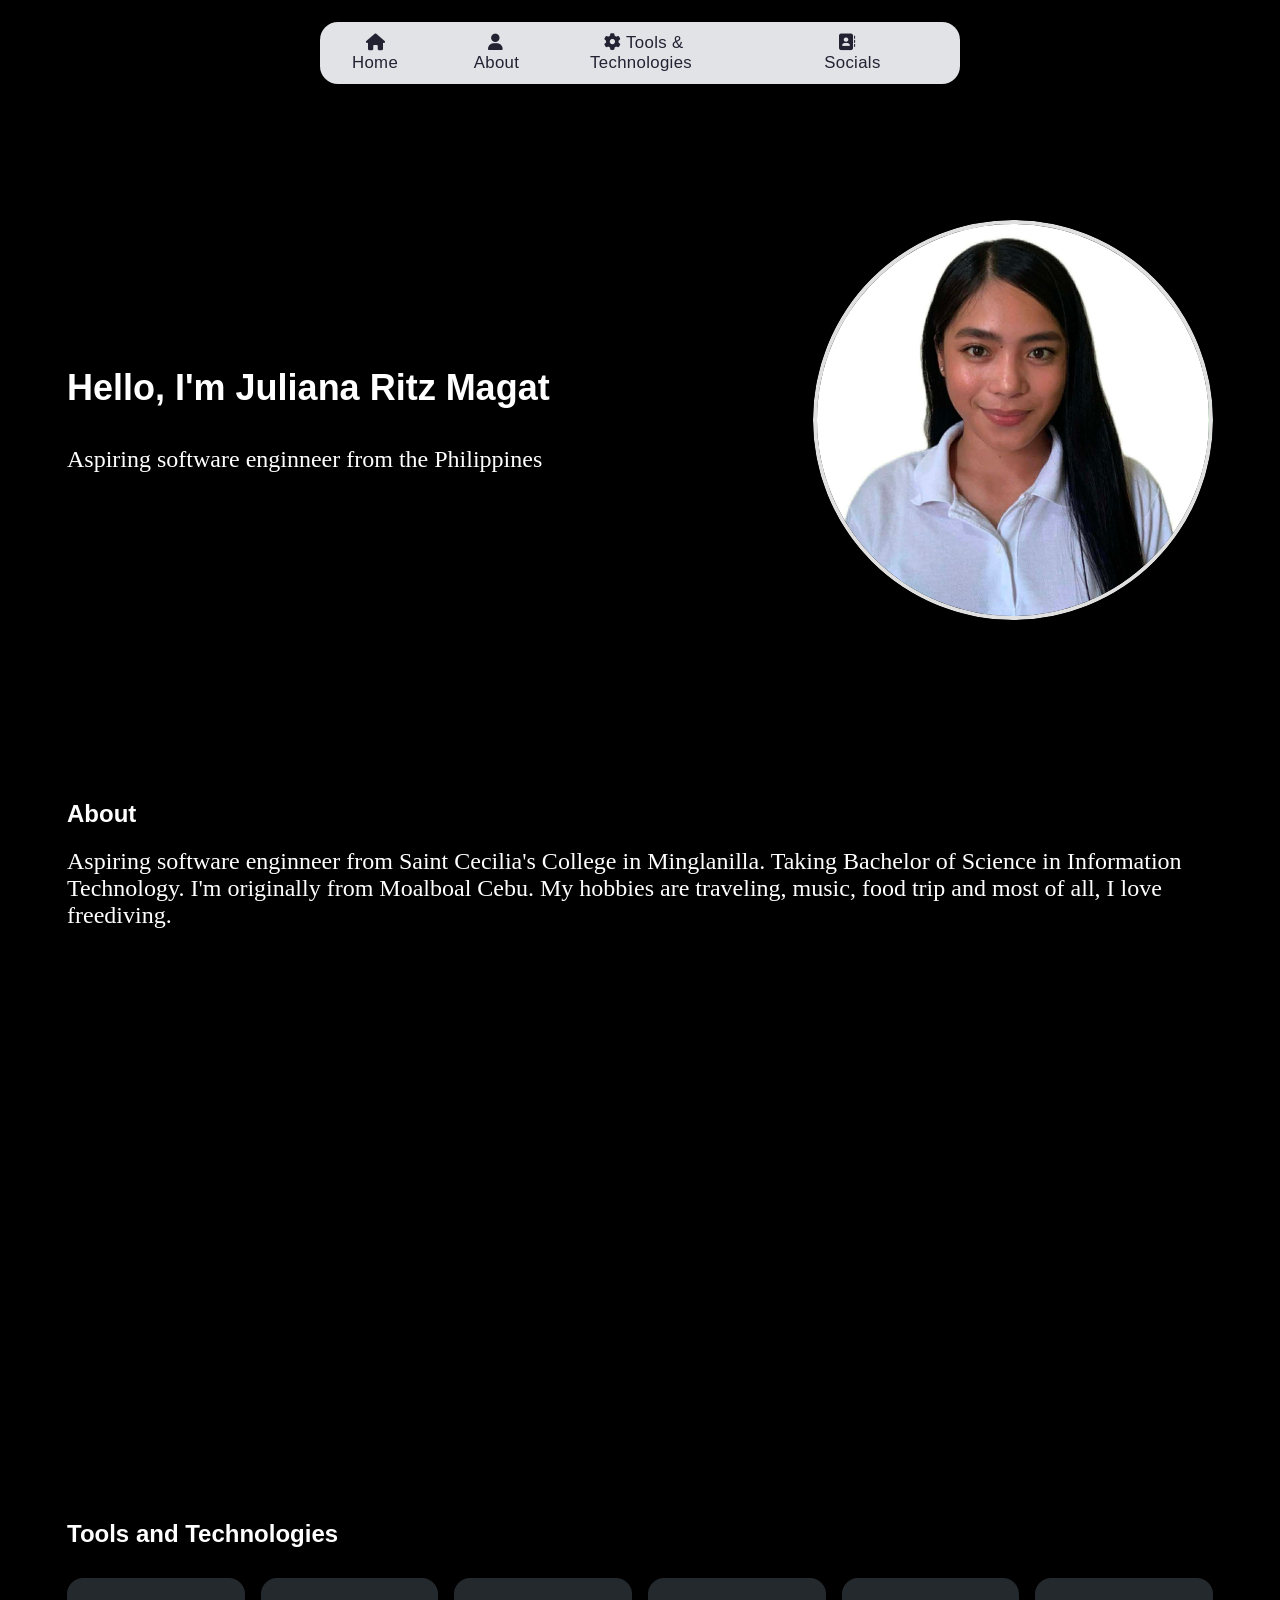
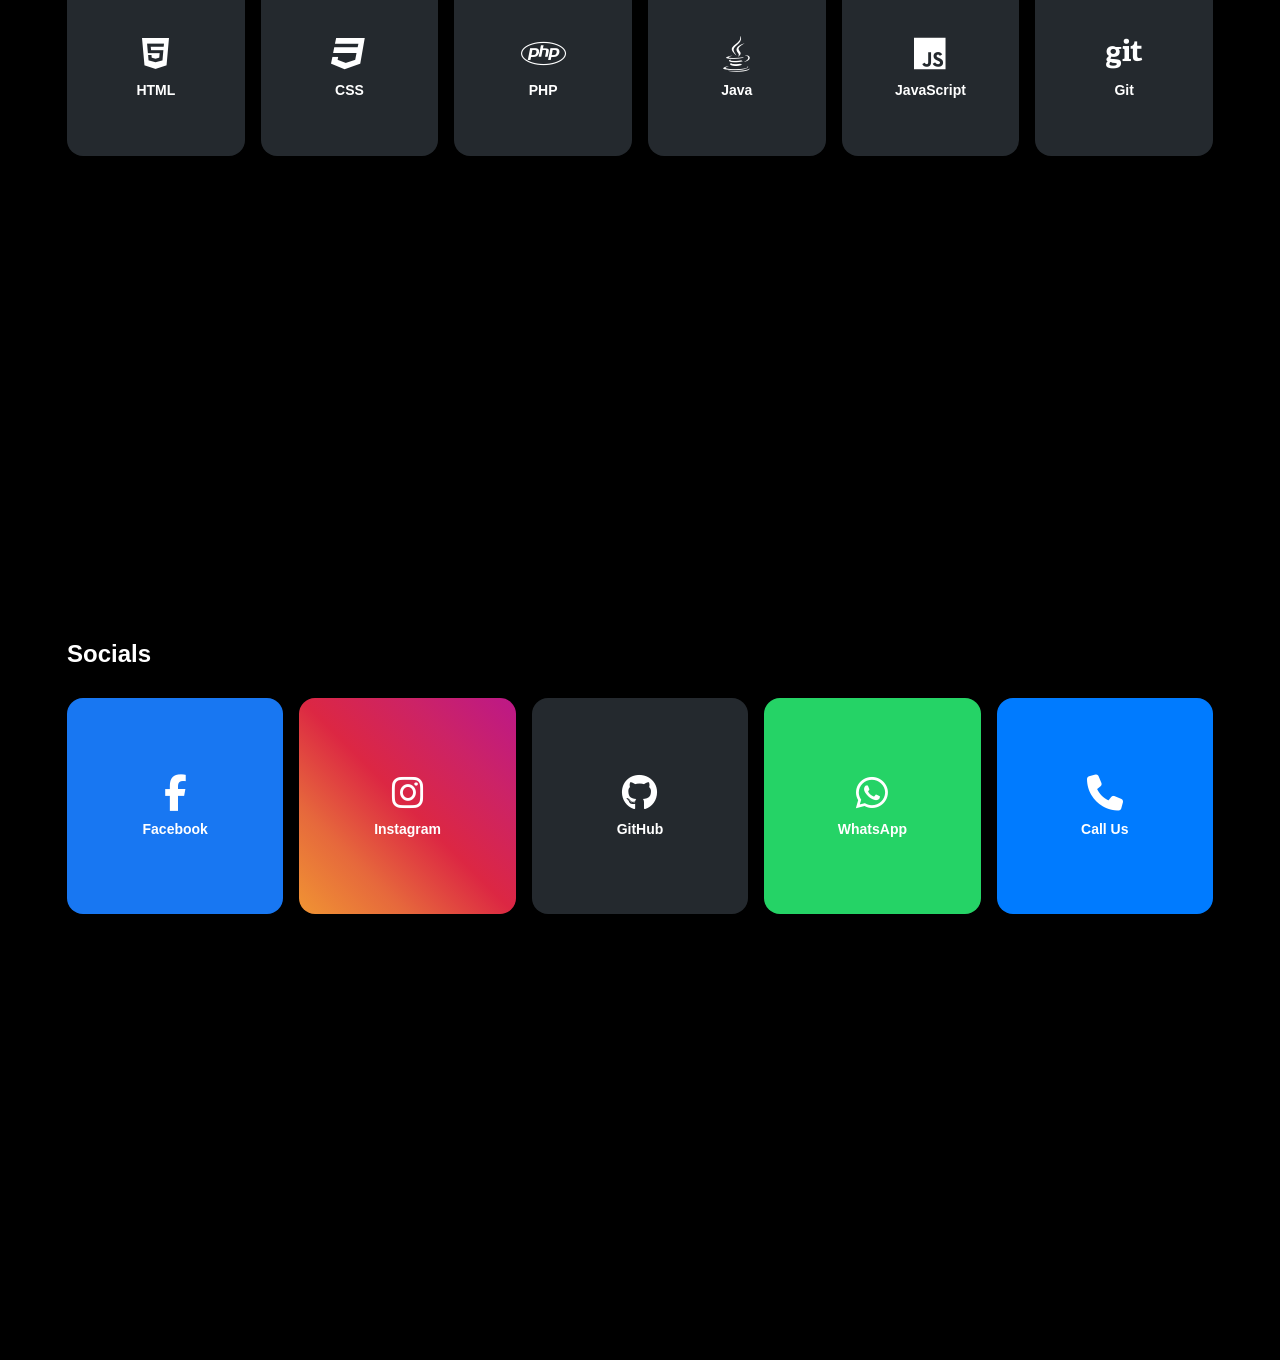
<file: index.html>
<!DOCTYPE html>
<html lang="en">

<head>
    <meta charset="UTF-8">
    <meta name="viewport" content="width=device-width, initial-scale=1.0">
    <title>My Portfolio</title>
    <link rel="icon" type="image/x-icon" href="img/favicon.ico">
    <link rel="stylesheet" href="css/index.css">
    <link rel="stylesheet" href="https://cdnjs.cloudflare.com/ajax/libs/font-awesome/6.5.1/css/all.min.css">
    <style>
        html { 
            scroll-behavior:smooth;
            scroll-padding-top: 100px;
        }
    </style>    
</head>

<body>
    <div class="wrapper">
        <nav class="navbar">
            <ul class="nav-list">
                <li><a href="#home"><i class="fa fa-home" aria-hidden="true"></i> Home</a></li>
                <li><a href="#about"><i class="fa fa-user" aria-hidden="true"></i> About</a></li>
                <li><a href="#skills"><i class="fa-solid fa-gear"></i> Tools & Technologies</a></li>
                <li><a href="#socials"><i class="fa fa-address-book" aria-hidden="true"></i> Socials</a></li>
            </ul>
        </nav>

        <section id="home" class="hero-content">
            <div class="about-me">
                <h1>Hello, I'm Juliana Ritz Magat</h1>
                <p>Aspiring software enginneer from the Philippines</p>
            </div>
            <!-- <div class="profile-picture">
                <img src="img/profile.jpg" alt="profilepicture">
            </div> -->
            <div class="profile-picture">
                <img src="img/profile.jpg" alt="profilepicture" class="img-primary">
                <img src="img/profile2.jpg" alt="profilepicture hover" class="img-secondary">
            </div>
        </section>

        <section id="about" class="about-section">
            <h1>About</h1>
            <p>Aspiring software enginneer from Saint Cecilia's College in Minglanilla. Taking Bachelor of Science in Information Technology. I'm originally from Moalboal Cebu. My hobbies are traveling, music, food trip and most of all, I love freediving.</p>
        </section>
        <section id="skills" class="skills-section">
            <h1>Tools and Technologies</h1>
            <div class="social-grid">
                <a class="social-card card-github">
                <i class="fa-brands fa-html5"></i>
                <span>HTML</span>
                </a>

                <a class="social-card card-github">
                <i class="fa-brands fa-css3"></i>
                <span>CSS</span>
                </a>

                <a class="social-card card-github">
                <i class="fa-brands fa-php"></i>
                <span>PHP</span>
                </a>

                <a class="social-card card-github">
                <i class="fa-brands fa-java"></i>
                <span>Java</span>
                </a>

                <a class="social-card card-github">
                <i class="fa-brands fa-js"></i>
                <span>JavaScript</span>
                </a>
                
                <a class="social-card card-github">
                <i class="fa-brands fa-git"></i>
                <span>Git</span>
                </a>
            </div>
        </section>
        <section id="socials" class="socials-section">
            <h1>Socials</h1>
            <div class="social-grid">
                <a href="https://www.facebook.com/julianaritz.a.magat" target="_blank" class="social-card card-facebook">
                <i class="fa-brands fa-facebook-f"></i>
                <span>Facebook</span>
                </a>

                <a href="https://www.instagram.com/liana__ritz/" target="_blank" class="social-card card-instagram">
                <i class="fa-brands fa-instagram"></i>
                <span>Instagram</span>
                </a>

                <a href="https://github.com/liana-web" target="_blank" class="social-card card-github">
                <i class="fa-brands fa-github"></i>
                <span>GitHub</span>
                </a>

                <a href="https://wa.me/639204012314" target="_blank" class="social-card card-whatsapp">
                <i class="fa-brands fa-whatsapp"></i>
                <span>WhatsApp</span>
                </a>

                <a href="tel:+639204012314" class="social-card card-phone">
                <i class="fa-solid fa-phone"></i>
                <span>Call Us</span>
                </a>
            </div>
        </section>
    </div>
</body>

</html>
</file>
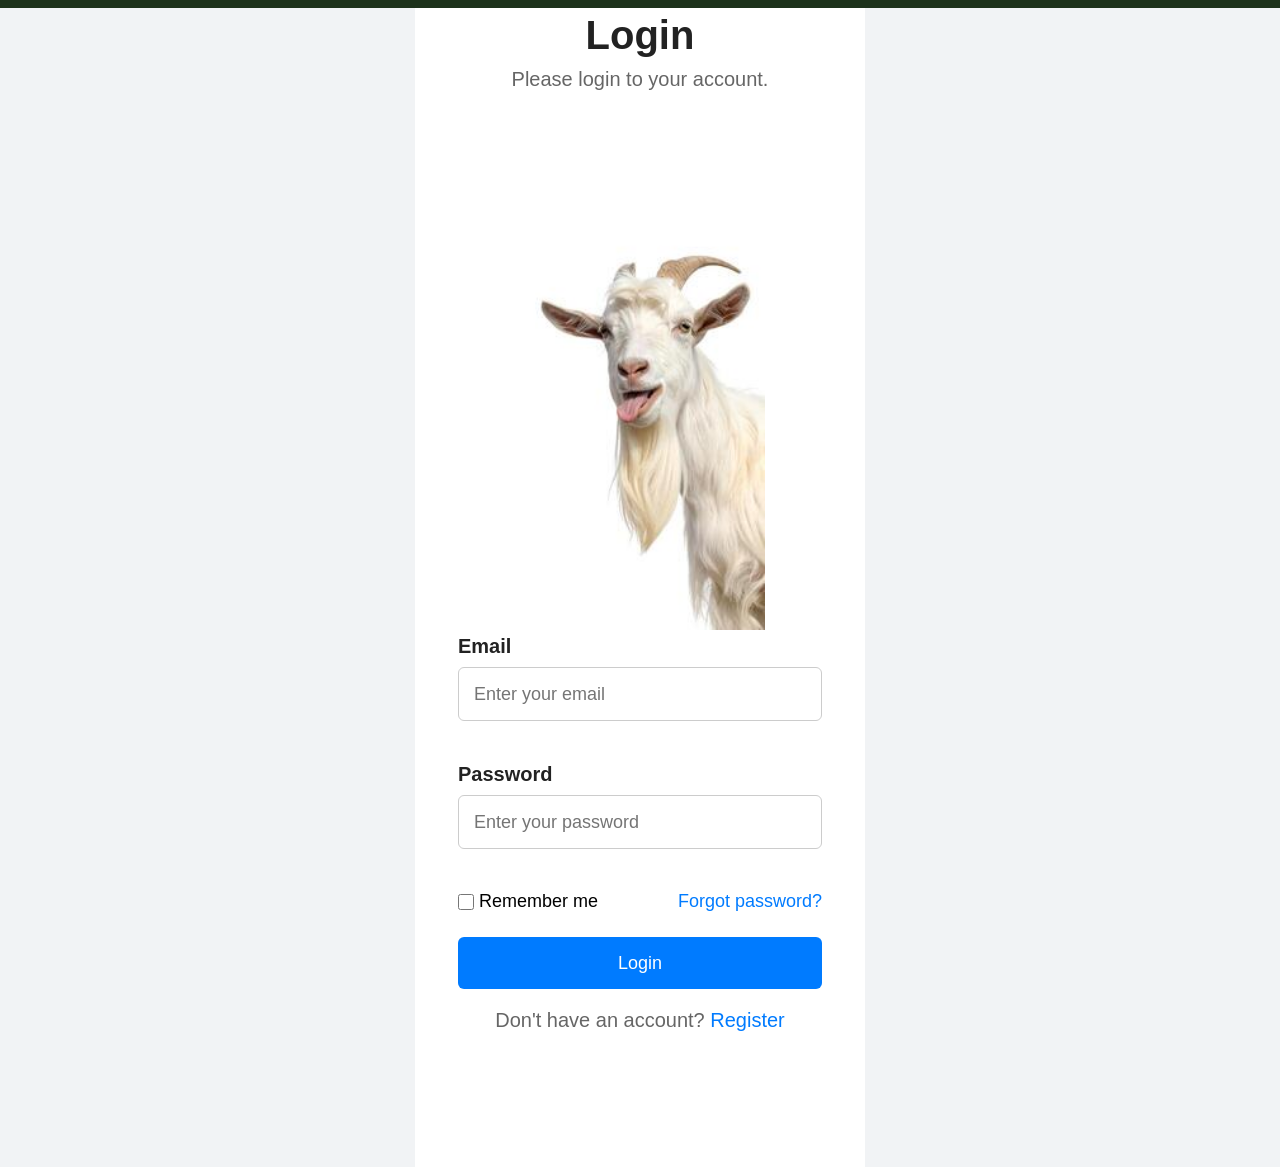
<file: login - Copy.html>
<!DOCTYPE html>
<html lang="en">
<head>
    <meta charset="UTF-8">
    <meta name="viewport" content="width=device-width, initial-scale=1.0">
    <title>Login</title>

   <link rel="stylesheet" href="style.css">
</head>
<body>

    <div class="login-container">
        <form class="login-box" action="index.html">
            <h1>Login</h1>
            <p>Please login to your account.</p>
            <img src="goat.jpg" alt="Goat">

            <div class="input-group">
                <label for="Email">Email</label>
                <input 
                    type="text" 
                    id="username" 
                    name="username" 
                    placeholder="Enter your email"
                    required
                >
            </div>

            <div class="input-group">
                <label for="password">Password</label>
                <input 
                    type="password" 
                    id="password" 
                    name="password" 
                    placeholder="Enter your password"
                    required
                >
            </div>

            <div class="options">
                <label>
                    <input type="checkbox">
                    Remember me
                </label>

                <a href="#">Forgot password?</a>
            </div>

            <button type="submit">Login</button>

            <p class="register">
                Don't have an account?
                <a href="#">Register</a>
            </p>
        </form>
    </div>

</body>
</html>
</file>
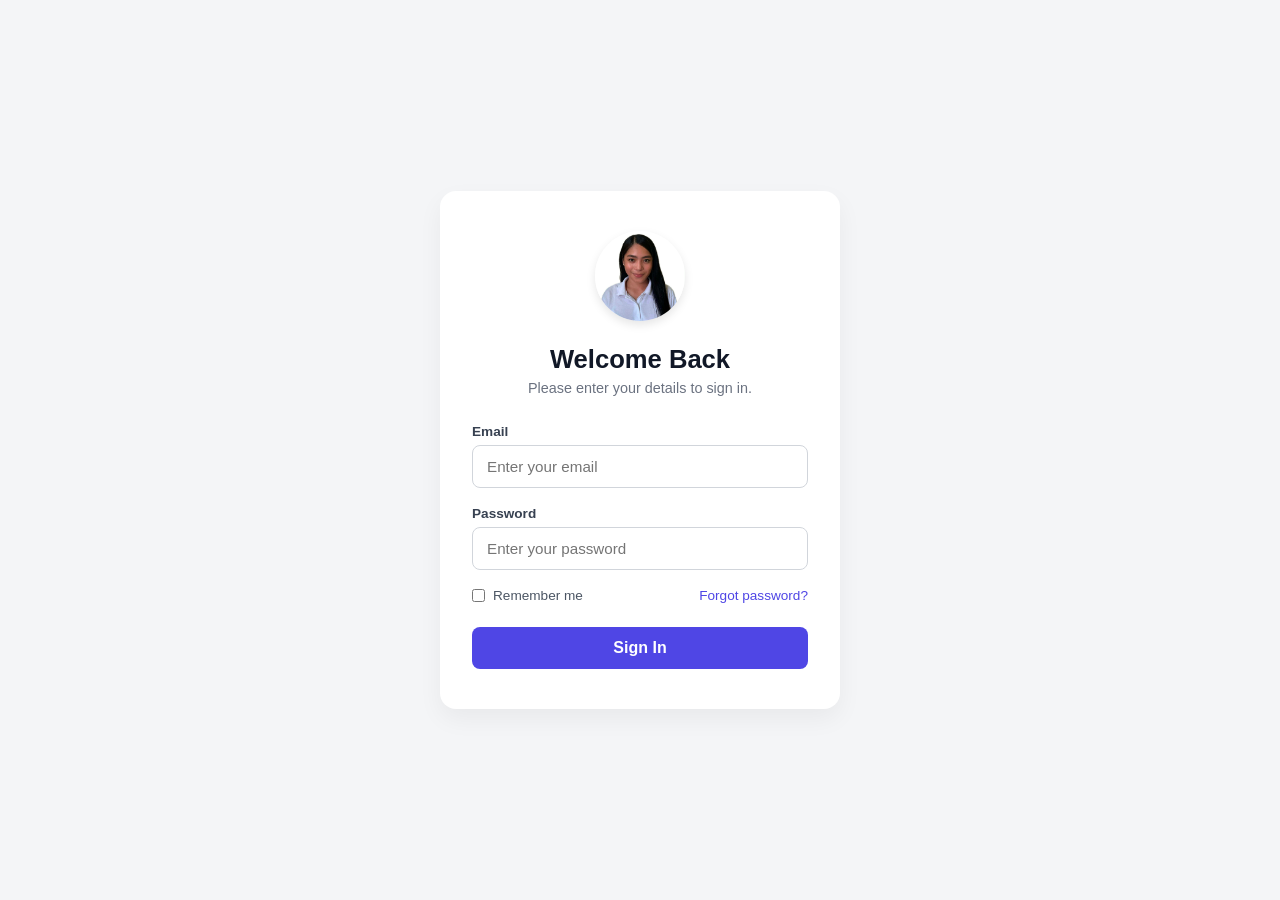
<file: login.html>
<!DOCTYPE html>
<html lang="en">
<head>
    <meta charset="UTF-8">
    <meta name="viewport" content="width=device-width, initial-scale=1.0">
    <title>Login</title>
    <link rel="stylesheet" href="css/login.css">
</head>
<body>

    <div class="login-container">
        <form class="login-box" action="index.html">
            <div class="avatar-container">
                <img src="img/profile.jpg" alt="Goat Profile" class="avatar">
            </div>

            <div class="header">
                <h1>Welcome Back</h1>
                <p>Please enter your details to sign in.</p>
            </div>

            <div class="input-group">
                <label for="email">Email</label>
                <input 
                    type="email" 
                    id="email" 
                    name="email" 
                    placeholder="Enter your email"
                    required
                >
            </div>

            <div class="input-group">
                <label for="password">Password</label>
                <input 
                    type="password" 
                    id="password" 
                    name="password" 
                    placeholder="Enter your password"
                    required
                >
            </div>

            <div class="options">
                <label class="remember-me">
                    <input type="checkbox">
                    <span>Remember me</span>
                </label>
                <a href="#" class="forgot-link">Forgot password?</a>
            </div>

            <button type="submit" class="submit-btn">Sign In</button>
        </form>
    </div>

</body>
</html>
</file>
<file: css/index.css>
* {
    box-sizing: border-box;
    margin: 0;
    padding: 0;
}

body {
    font-family: 'Segoe UI', Arial, sans-serif;
    background: #f7f7f9;
    color: #ffffff;
}

.wrapper {
    max-width: 1200px;
    width: 95%;
    margin: 40px auto 0 auto;
    padding: 0 16px;
}

section {
    min-height: 80vh;
    padding-top: 20px;
    padding-bottom: 20px;
}

section p {
    font-size: 1.5rem;
    padding-top: 20px;
    font-family: cursive;
}

.hero-content {
    display: flex;
    flex-direction: row;
    align-items: center;
    justify-content: space-between;
    gap: 30px;
}

.about-me {
    font-size: 1.5rem;
    line-height: 1.3;
    width: 60%;
    display: flex;
    flex-direction: column;
    justify-content: center;
    align-items: flex-start;
    gap: 12px;
}

.profile-picture {
    width: 40%;
    display: flex;
    justify-content: center;
    align-items: center;
    padding: 24px;
    border-radius: 24px;
}

.profile-picture img {
    width: 350px;
    height: 350px;
    object-fit: cover;
    border-radius: 50%;
    border: 4px solid #e0e0e0;
    transition: transform 0.18s;
}

.navbar {
    position: fixed;
    top: 22px;
    left: 50%;
    transform: translateX(-50%);
    height: 62px;
    background: rgba(230,232,236,0.98);
    box-shadow: 0 4px 18px rgba(0,0,0,0.08);
    display: flex;
    justify-content: space-between;
    align-items: center;
    padding: 0 32px;
    border-radius: 18px;
    z-index: 99;
}

.nav-list {
    display: flex;
    flex-direction: row;
    gap: 26px;
    list-style: none;
}

.nav-list li a {
    text-decoration: none;
    color: #223;
    font-weight: 500;
    letter-spacing: 0.02em;
    font-size: 1.05rem;
    padding: 8px 14px;
    border-radius: 6px;
    transition: background 0.16s, color 0.14s;
}

.nav-list li a:hover {
    color: rgb(172, 50, 146);
}

.brand {
    display: flex;
    align-items: center;
    font-size: 1.18rem;
    font-weight: bold;
    color: #223;
    letter-spacing: 0.04em;
}

.nav-toggle-icon {
    width: 28px;
    height: 28px;
    background-color: #fff;
    border-radius: 50%;
    box-shadow: 0 2px 8px rgba(0,0,0,0.08);
    display: flex;
    align-items: center;
    justify-content: center;
}

.contact-container {
    background: #ffffff;
    margin-top: 30px;
    padding: 30px;
    border-radius: 8px;
    box-shadow: 0 4px 10px rgba(0, 0, 0, 0.1);
    width: 100%;
    max-width: 400px;
}

.contact-container h2 {
    margin-bottom: 20px;
    color: #333333;
}

.form-group {
    margin-bottom: 15px;
}

.form-group label {
    display: block;
    margin-bottom: 5px;
    color: #555555;
    font-weight: bold;
}

.form-group input,
.form-group textarea {
    width: 100%;
    padding: 10px;
    border: 1px solid #ccc;
    border-radius: 4px;
    box-sizing: border-box;
    font-size: 14px;
}

.form-group textarea {
    resize: vertical;
    height: 120px;
}

.submit-btn {
    width: 100%;
    background-color: #007bff;
    color: white;
    border: none;
    padding: 12px;
    border-radius: 4px;
    font-size: 16px;
    cursor: pointer;
}

.submit-btn:hover {
    background-color: #0056b3;
}

body {
    font-family: Arial, sans-serif;
    background-color: #000000;
    display: flex;
    justify-content: center;
    align-items: center;
    min-height: 100vh;
    margin: 0;
    padding: 20px;
}

/* CSS Grid Container */
.social-grid {
    padding-top: 30px;
    display: grid;
    grid-template-columns: repeat(auto-fit, minmax(130px, 1fr));
    gap: 16px;
    width: 100%;
}

/* Square Button Styles */
.social-card {
    display: flex;
    flex-direction: column;
    align-items: center;
    justify-content: center;
    aspect-ratio: 1 / 1; /* Keeps the buttons strictly square */
    border-radius: 16px;
    color: #ffffff;
    text-decoration: none;
    transition: transform 0.2s ease, box-shadow 0.2s ease, filter 0.2s ease;
    box-shadow: 0 4px 12px rgba(0, 0, 0, 0.1);
    padding: 10px;
    box-sizing: border-box;
}

.social-card i {
    font-size: 36px;
    margin-bottom: 10px;
}

.social-card span {
    font-size: 14px;
    font-weight: bold;
}

.social-card:hover {
    transform: translateY(-5px);
    box-shadow: 0 8px 18px rgba(0, 0, 0, 0.18);
    filter: brightness(1.1);
}

/* Brand Colors */
.card-email     { background-color: #ea4335; }
.card-facebook  { background-color: #1877f2; }
.card-instagram { background: linear-gradient(45deg, #f09433 0%, #e6683c 25%, #dc2743 50%, #cc2366 75%, #bc1888 100%); }
.card-linkedin  { background-color: #0a66c2; }
.card-github    { background-color: #24292e; }
.card-twitter   { background-color: #000000; }
.card-whatsapp  { background-color: #25d366; }
.card-phone     { background-color: #007bff; }

.profile-picture {
    position: relative;
    width: 400px;
    height: 400px;
    border-radius: 50%;
    overflow: hidden;
}

.profile-picture img {
    position: absolute;
    top: 0;
    left: 0;
    width: 100%;
    height: 100%;
    object-fit: cover;
    transition: opacity 0.4s ease;
}

.profile-picture .img-secondary {
    opacity: 0; /* Hidden by default */
}

/* On hover, fade in the second image */
.profile-picture:hover .img-secondary {
    opacity: 1;
}
</file>
<file: style.css>
* {
    margin: 0;
    padding: 0;
    box-sizing: border-box;
}

body {
    font-family: Arial, sans-serif;
    background: #f1f3f5;
    min-height: 100vh;
    border-top: 8px solid #1d321b;

    display: flex;
    justify-content: center;
    align-items: flex-start;
}

.login-container {
    width: 450px;
    min-height: calc(100vh - 8px);
    background: white;
    padding: 5px 43px 40px;
}

.login-box {
    background: white;
}

/* Heading */
.login-box h1 {
    text-align: center;
    margin-bottom: 10px;
    color: #222;
    font-size: 40px;
}

.login-box > p {
    text-align: center;
    color: #666;
    margin-bottom: 95px;
    font-size: 20px;
}

/* Goat */
.login-box img {
    display: block;
    width: 250px;
    height: auto;
    margin: 0 auto 5px;
}

/* Input groups */
.input-group {
    margin-bottom: 42px;
}

.input-group label {
    display: block;
    margin-bottom: 9px;
    color: #222;
    font-weight: bold;
    font-size: 20px;
}

.input-group input {
    width: 100%;
    height: 54px;
    padding: 12px 15px;
    border: 1px solid #ccc;
    border-radius: 6px;
    font-size: 18px;
    outline: none;
}

.input-group input:focus {
    border-color: #007bff;
}

/* Remember / forgot password */
.options {
    display: flex;
    justify-content: space-between;
    align-items: center;
    margin-top: 3px;
    margin-bottom: 25px;
    font-size: 18px;
}

.options label {
    display: flex;
    align-items: center;
    gap: 5px;
}

.options input {
    width: 16px;
    height: 16px;
}

.options a,
.register a {
    color: #007bff;
    text-decoration: none;
}

.options a:hover,
.register a:hover {
    text-decoration: underline;
}

/* Login button */
button {
    width: 100%;
    height: 52px;
    border: none;
    border-radius: 6px;
    background: #007bff;
    color: white;
    font-size: 18px;
    cursor: pointer;
}

button:hover {
    background: #0056b3;
}

/* Register */
.register {
    margin-top: 20px;
    margin-bottom: 0;
    font-size: 16px;
}
</file>
<file: css/login.css>
* {
    box-sizing: border-box;
    margin: 0;
    padding: 0;
    font-family: -apple-system, BlinkMacSystemFont, "Segoe UI", Roboto, Helvetica, Arial, sans-serif;
}

body {
    min-height: 100vh;
    display: flex;
    align-items: center;
    justify-content: center;
    background-color: #f4f5f7;
    padding: 20px;
}

.login-container {
    width: 100%;
    max-width: 400px;
}

.login-box {
    background: #ffffff;
    padding: 40px 32px;
    border-radius: 16px;
    box-shadow: 0 10px 25px rgba(0, 0, 0, 0.05);
}

.avatar-container {
    text-align: center;
    margin-bottom: 20px;
}

.avatar {
    width: 90px;
    height: 90px;
    border-radius: 50%;
    object-fit: cover;
    box-shadow: 0 4px 10px rgba(0, 0, 0, 0.1);
}

.header {
    text-align: center;
    margin-bottom: 28px;
}

.header h1 {
    font-size: 1.6rem;
    color: #111827;
    margin-bottom: 6px;
}

.header p {
    font-size: 0.9rem;
    color: #6b7280;
}

.input-group {
    display: flex;
    flex-direction: column;
    margin-bottom: 18px;
}

.input-group label {
    font-size: 0.85rem;
    font-weight: 600;
    color: #374151;
    margin-bottom: 6px;
}

.input-group input {
    padding: 12px 14px;
    font-size: 0.95rem;
    border: 1px solid #d1d5db;
    border-radius: 8px;
    outline: none;
    transition: border-color 0.2s, box-shadow 0.2s;
}

.input-group input:focus {
    border-color: #4f46e5;
    box-shadow: 0 0 0 3px rgba(79, 70, 229, 0.15);
}

.options {
    display: flex;
    justify-content: space-between;
    align-items: center;
    font-size: 0.85rem;
    margin-bottom: 24px;
}

.remember-me {
    display: flex;
    align-items: center;
    gap: 8px;
    color: #4b5563;
    cursor: pointer;
}

.forgot-link {
    color: #4f46e5;
    text-decoration: none;
    font-weight: 500;
}

.forgot-link:hover {
    text-decoration: underline;
}

.submit-btn {
    width: 100%;
    padding: 12px;
    background-color: #4f46e5;
    color: #ffffff;
    border: none;
    border-radius: 8px;
    font-size: 1rem;
    font-weight: 600;
    cursor: pointer;
    transition: background-color 0.2s;
}

.submit-btn:hover {
    background-color: #4338ca;
}

.register {
    text-align: center;
    margin-top: 20px;
    font-size: 0.85rem;
    color: #6b7280;
}

.register a {
    color: #4f46e5;
    text-decoration: none;
    font-weight: 600;
}

.register a:hover {
    text-decoration: underline;
}

/* Ensure overflow is hidden on the card */
.login-box {
    position: relative;
    overflow: hidden;
}

/* Light beam template */
.login-box::before {
    content: '';
    position: absolute;
    top: -50%;
    left: -75%;
    width: 50%;
    height: 200%;
    background: linear-gradient(
        to right,
        rgba(255, 255, 255, 0) 0%,
        rgba(255, 255, 255, 0.4) 50%,
        rgba(255, 255, 255, 0) 100%
    );
    transform: rotate(30deg);
    pointer-events: none;
}

/* Instant, continuous sweep on hover with zero delay */
.login-box:hover::before {
    animation: shine 0.6s linear infinite;
}

@keyframes shine {
    0% {
        left: -75%;
    }
    100% {
        left: 125%;
    }
}

/* Sign In button default state */
.submit-btn {
    width: 100%;
    padding: 12px;
    background-color: #4f46e5; /* Original blue/indigo color */
    color: #ffffff;
    border: none;
    border-radius: 8px;
    font-size: 1rem;
    font-weight: 600;
    cursor: pointer;
    transition: background-color 0.2s ease, transform 0.1s ease;
}

/* Sign In button hover state */
.submit-btn:hover {
    background-color: #c738ce; /* Darker indigo background on hover */
    /* Optional slight lift effect */
    transform: translateY(-1px);
}

/* Sign In button active/click state */
.submit-btn:active {
    background-color: #312e81;
    transform: translateY(0);
}
</file>
